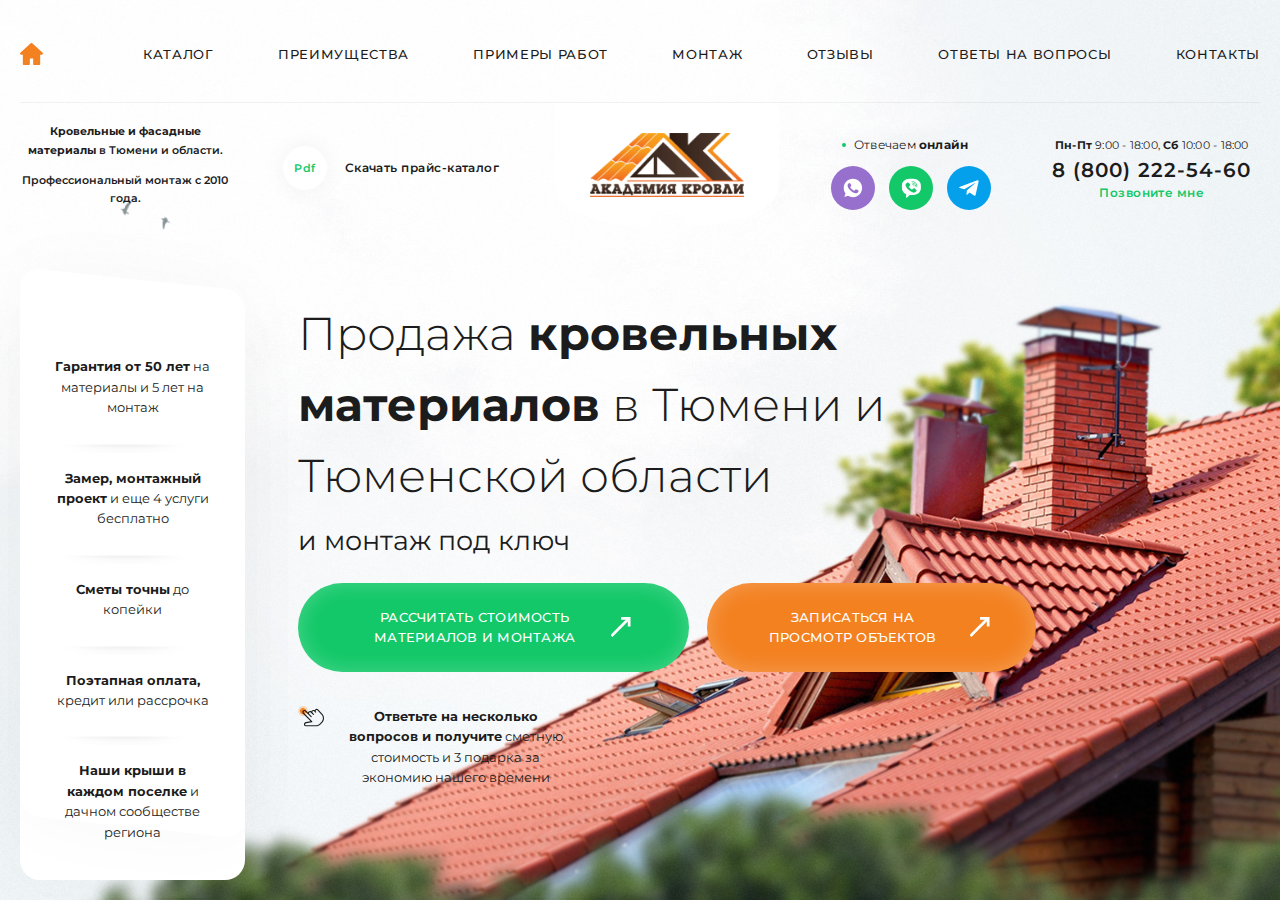
<file: index.html>
<!DOCTYPE html>
<html lang="ru">

<head>
  <title>Академия кровли</title>
  <meta charset="UTF-8">
  <meta name="format-detection" content="telephone=no">
  <link rel="stylesheet" href="css/style.min.css">
  <link rel="shortcut icon" href="favicon.ico">
  <meta name="viewport" content="width=device-width, initial-scale=1.0">
</head>

<body>
  <div class="wrapper">
    <header class="header">
      <div class="header__container">
        <div class="header__top top-header">
          <div data-da=".menu__list, 1100, 0" class="top-header__logo">
            <a href="#" class="logo">
              <svg width="23" height="22" viewBox="0 0 23 22" fill="none" xmlns="http://www.w3.org/2000/svg">
                <path
                  d="M22.6129 9.77275L12.2944 0.311896C11.8406 -0.103965 11.1578 -0.103965 10.7041 0.311896L0.385564 9.77275C0.0216964 10.1073 -0.0951005 10.618 0.0800948 11.0791C0.25529 11.5402 0.691032 11.8385 1.18068 11.8385H2.82931V21.3174C2.82931 21.6926 3.13029 22 3.50763 22H9.1633C9.53615 22 9.84162 21.6971 9.84162 21.3174V15.5632H13.1658V21.3174C13.1658 21.6926 13.4668 22 13.8442 22H19.4953C19.8682 22 20.1736 21.6971 20.1736 21.3174V11.8385H21.8223C22.3119 11.8385 22.7432 11.5402 22.9229 11.0791C23.0936 10.618 22.9768 10.1073 22.6129 9.77275Z"
                  fill="#F38120" />
              </svg>
            </a>
          </div>
          <nav data-da=".header__main, 1100, 4" class="top-header__menu menu">
            <button class="menu__icon icon-menu" type="button"><span></span></button>
            <div class="menu__body">
              <ul class="menu__list">
                <li class="menu__item"><a href="" class="menu__link">Каталог</a></li>
                <li class="menu__item"><a href="" class="menu__link">Преимущества</a></li>
                <li class="menu__item"><a href="" class="menu__link">Примеры работ</a></li>
                <li class="menu__item"><a href="" class="menu__link">Монтаж</a></li>
                <li class="menu__item"><a href="" class="menu__link">Отзывы</a></li>
                <li class="menu__item"><a href="" class="menu__link">Ответы на вопросы</a></li>
                <li class="menu__item"><a href="" class="menu__link">Контакты</a></li>
              </ul>
            </div>
          </nav>
        </div>
        <div class="header__main main-header">
          <div data-da=".menu__list, 1100, 8" class="main-header__info">
            <p><span class="bold">Кровельные и фасадные материалы</span> в Тюмени и области.</p>
            <p>Профессиональный монтаж с 2010 года.</p>
          </div>
          <div data-da=".menu__list, 950, 9" class="main-header__price save-price">
            <div class="save-price__icon">Pdf</div>
            <a href="#" class="save-price__text link-dot" download>Скачать прайс-каталог</a>
          </div>
          <div class="main-header__logo main-logo">
            <img src="img/main-logo.png" alt="main-logo">
          </div>
          <div data-da=".menu__list, 580, 10" class="main-header__social social-block">
            <div class="social-block__descr">Отвечаем <span class="bold">онлайн</span></div>
            <ul class="social-block__links social-links">
              <li class="social-link">
                <a class="viber" href="https://www.youtube.com/enterIT30" target="_blank">
                  <svg width="20" height="21" viewBox="0 0 20 21" fill="none" xmlns="http://www.w3.org/2000/svg">
                    <path
                      d="M9.9233 0.854492C4.59799 0.854492 0.27713 5.17535 0.27713 10.5007C0.27713 12.633 0.967345 14.5971 2.13454 16.1963L0.905618 19.8326L4.73827 18.6373C6.23654 19.5913 8.01539 20.1468 9.9233 20.1468C15.2486 20.1468 19.5695 15.826 19.5695 10.5007C19.5695 5.17535 15.2486 0.854492 9.9233 0.854492ZM14.3396 15.6745C12.5888 16.3759 10.5013 15.6969 8.2174 13.963C5.93352 12.229 4.42964 9.788 4.32863 7.97549C4.22763 6.16297 5.70345 5.2483 6.5059 5.25391C7.30834 5.25952 8.18935 7.82398 8.20057 8.21678C8.21179 8.6152 7.21856 9.32225 7.17928 9.65894C7.14 9.99563 8.53165 11.6566 9.12086 12.1056C9.70445 12.5489 10.9109 13.4018 11.5338 13.3232C12.1511 13.2391 12.5607 11.9989 12.9535 11.9204C13.3463 11.8418 15.4899 12.908 15.7031 13.183C15.9164 13.4635 15.8939 15.0572 14.3396 15.6745Z"
                      fill="white" />
                  </svg>
                </a>
              </li>
              <li class="social-link">
                <a class="whatsapp" href="https://github.com/enterIT30" target="_blank">
                  <svg width="21" height="21" viewBox="0 0 21 21" fill="none" xmlns="http://www.w3.org/2000/svg">
                    <path
                      d="M13.1356 0.864258H8.70558C4.41714 0.864258 0.958069 3.97734 0.958069 7.84139V10.8316C0.958069 13.5305 2.67749 15.9836 5.38811 17.1306V20.4712C5.38811 20.6396 5.56005 20.7944 5.7775 20.7944C5.86347 20.7944 5.96462 20.7625 6.03542 20.7033L9.23657 17.8042H13.1356C17.4291 17.8042 20.8882 14.6911 20.8882 10.827V7.83684C20.8882 3.97734 17.4291 0.864258 13.1356 0.864258ZM16.0485 13.9401L14.941 14.9369C13.7475 15.9791 10.6829 14.7821 7.97229 12.3017C5.26168 9.8212 4.05808 7.01305 5.20099 5.97081L6.3085 4.97407C6.75353 4.60542 7.45141 4.62362 7.89138 5.00593L9.49449 6.50786C9.90411 6.90837 9.90411 7.50459 9.45909 7.90511C9.33772 8.01434 9.20117 8.0735 9.04946 8.13722C8.48812 8.29197 8.19986 8.77895 8.33641 9.2887C8.60949 10.3947 10.157 11.7737 11.3353 12.0468C11.8814 12.1697 12.4428 11.892 12.6299 11.4187C12.817 10.9272 13.4289 10.6541 14.0105 10.8225C14.1824 10.868 14.319 10.9772 14.4555 11.0683L16.0586 12.5702C16.4581 12.9297 16.4581 13.5442 16.0485 13.9401ZM11.9118 5.60215C11.7904 5.60215 11.6893 5.60215 11.5881 5.63401C11.401 5.66587 11.1987 5.52478 11.1785 5.32908C11.1583 5.13337 11.2999 4.97863 11.5022 4.96042C11.6387 4.92856 11.7752 4.92856 11.9118 4.92856C13.9549 4.92856 15.5934 6.43049 15.6237 8.2419C15.6237 8.36479 15.6237 8.48767 15.5883 8.61056C15.5529 8.77895 15.4012 8.9337 15.1787 8.90184C14.9562 8.86998 14.8196 8.73344 14.855 8.53318C14.855 8.42395 14.8904 8.33293 14.8904 8.2419C14.8753 6.79914 13.5452 5.60215 11.9118 5.60215ZM14.1268 8.26921C14.0914 8.43761 13.9397 8.59235 13.7172 8.56049C13.5452 8.52863 13.3935 8.40575 13.3935 8.26921C13.3935 7.55011 12.731 6.94933 11.927 6.94933C11.7398 6.98119 11.5376 6.82645 11.5173 6.6444C11.4819 6.476 11.6539 6.29395 11.841 6.27574H11.8916C13.171 6.27574 14.1268 7.16325 14.1268 8.26921ZM16.9537 9.32511C16.9183 9.49351 16.7312 9.61639 16.5441 9.60274C16.357 9.58908 16.2205 9.40248 16.2356 9.23408C16.2356 9.20222 16.2356 9.20222 16.2356 9.18857C16.3216 8.89729 16.357 8.59235 16.357 8.26921C16.357 6.07549 14.3645 4.28228 11.927 4.28228C11.8056 4.28228 11.7044 4.28228 11.6033 4.28228C11.4162 4.31414 11.2139 4.15939 11.2139 3.97734C11.1785 3.80894 11.3504 3.62689 11.5376 3.62689C11.6741 3.62689 11.8106 3.59503 11.927 3.59503C14.7741 3.59503 17.1054 5.67952 17.1054 8.25556C17.0903 8.606 17.0397 8.98831 16.9537 9.32511Z"
                      fill="white" />
                  </svg>
                </a>
              </li>
              <li class="social-link">
                <a class="telegram" href="https://t.me/enterIT30" target="_blank">
                  <svg width="18" height="15" viewBox="0 0 18 15" fill="none" xmlns="http://www.w3.org/2000/svg">
                    <path
                      d="M7.03519 9.73091L6.74402 13.6472C7.1585 13.6472 7.34006 13.4762 7.55586 13.269L9.50154 11.4835L13.5333 14.318C14.2732 14.7125 14.7939 14.5054 14.9926 13.6636L17.6405 1.757C17.8769 0.711345 17.2466 0.300319 16.5272 0.560087L0.968648 6.27829C-0.0932528 6.67287 -0.0761254 7.24173 0.787097 7.49821L4.76409 8.68526L14.0026 3.13476C14.4377 2.85855 14.8316 3.0098 14.5062 3.2893L7.03519 9.73091Z"
                      fill="white" />
                  </svg>
                </a>
              </li>
            </ul>
          </div>
          <div class="main-header__contacts contacts">
            <div class="contacts__mode"><span class="bold">Пн-Пт</span> 9:00 - 18:00, <span class="bold">Сб</span> 10:00
              -
              18:00</div>
            <a href="tel:88002225460" class="contacts__phone">8 (800) 222-54-60</a>
            <a class="contacts__call link-dot">Позвоните мне</a>
          </div>
        </div>
      </div>
    </header>
    <main class="main">
      <section class="preview">
        <div class="preview__container">
          <aside data-da=".wrapper, 580, 2" class="preview__sidebar sidebar">
            <span class="sidebar__cross"></span>
            <span class="sidebar__pulse"></span>
            <div class="sidebar-item">
              <div class="sidebar-item__text"><span class="bold">Гарантия от 50 лет</span> на материалы и 5 лет на
                монтаж</div>
              <div class="sidebar-item__press">Нажмите на плюсик, чтобы увидеть все преимущества работы с нами</div>
            </div>
            <div class="sidebar-item">
              <div class="sidebar-item__text"><span class="bold">Замер, монтажный
                  проект</span> и еще 4 услуги бесплатно </div>
            </div>
            <div class="sidebar-item">
              <div class="sidebar-item__text"><span class="bold">Сметы точны</span> до копейки</div>
            </div>
            <div class="sidebar-item">
              <div class="sidebar-item__text"><span class="bold">Поэтапная оплата,</span> кредит или рассрочка</div>
            </div>
            <div class="sidebar-item">
              <div class="sidebar-item__text"><span class="bold">Наши крыши в
                  каждом поселке</span> и дачном сообществе
                региона </div>
            </div>

          </aside>
          <div class="preview__main main-block">
            <div class="preview__greeting">
              <h1 class="preview__title main-block__title">Продажа <span class="bold">кровельных материалов</span> в
                Тюмени и Тюменской области</h1>
              <span class="preview__addition">и монтаж под ключ</span>
            </div>
            <div class="preview__buttons button-group">
              <button class="button button--green">Рассчитать стоимость материалов и монтажа</button>
              <button class="button button--orange">Записаться на просмотр объектов</button>
            </div>
            <div class="preview__quiz quiz">
              <div class="quiz__icon">
                <svg width="26" height="21" viewBox="0 0 26 21" fill="none" xmlns="http://www.w3.org/2000/svg">
                  <path
                    d="M5.07217 8.24255C6.82297 8.24255 8.24227 6.82325 8.24227 5.07245C8.24227 3.32165 6.82297 1.90234 5.07217 1.90234C3.32137 1.90234 1.90207 3.32165 1.90207 5.07245C1.90207 6.82325 3.32137 8.24255 5.07217 8.24255Z"
                    fill="#F38120" />
                  <path opacity="0.25"
                    d="M5.07216 10.1443C7.87344 10.1443 10.1443 7.87344 10.1443 5.07216C10.1443 2.27089 7.87344 0 5.07216 0C2.27089 0 0 2.27089 0 5.07216C0 7.87344 2.27089 10.1443 5.07216 10.1443Z"
                    fill="#F38120" />
                  <path
                    d="M24.4028 8.08419L20.2166 3.40342C19.3866 2.55865 18.0399 2.55865 17.2048 3.40874C16.9386 3.6797 16.7611 4.00379 16.6672 4.34383C15.832 3.69564 14.6315 3.75939 13.8642 4.54041C13.598 4.81137 13.4205 5.13547 13.3265 5.4755C12.4914 4.82731 11.2909 4.89107 10.5236 5.67208C10.2626 5.93773 10.0851 6.2512 9.99116 6.58592L8.00767 4.58291C7.17773 3.73814 5.83105 3.73814 4.99589 4.58823C4.16596 5.433 4.16596 6.80376 4.99589 7.64853L12.5749 15.3683L8.08074 16.0856C6.86455 16.2609 5.9511 17.3395 5.9511 18.588C5.9511 19.5231 6.70274 20.2882 7.62141 20.2882H18.1235C19.7572 20.2882 21.297 19.64 22.4558 18.4605L24.2096 16.6753C25.3632 15.5012 26 13.9338 26 12.2709C25.9948 10.7248 25.4258 9.23712 24.4028 8.08419ZM23.411 15.8784L21.6572 17.6636C20.7124 18.6252 19.4545 19.1565 18.113 19.1565H7.62141C7.31344 19.1565 7.0629 18.9015 7.0629 18.588C7.0629 17.8973 7.56921 17.3076 8.24777 17.2066L13.8329 16.3141C14.0416 16.2822 14.2087 16.1334 14.2765 15.9315C14.3392 15.7296 14.287 15.5065 14.1408 15.3577L5.78407 6.85157C5.38737 6.44778 5.38737 5.79428 5.78929 5.38518C5.98764 5.18328 6.24862 5.08234 6.50439 5.08234C6.76537 5.08234 7.02114 5.18328 7.21949 5.38518L12.7889 11.0542C13.0081 11.2773 13.3579 11.2773 13.5771 11.0542C13.6867 10.9426 13.7389 10.7991 13.7389 10.6504C13.7389 10.5016 13.6867 10.3582 13.5771 10.2466L11.3013 7.93012C10.9046 7.52633 10.9046 6.87282 11.3065 6.46372C11.7032 6.05993 12.3452 6.05993 12.7419 6.46372L15.0177 8.7802C15.237 9.00335 15.5867 9.00335 15.8059 8.7802C15.9155 8.66863 15.9677 8.52517 15.9677 8.37641C15.9677 8.22764 15.9155 8.08419 15.8059 7.97262L14.6419 6.78782C14.2452 6.38403 14.2452 5.73053 14.6471 5.32142C15.0438 4.91763 15.6859 4.91763 16.0826 5.32142L17.2518 6.51154C17.471 6.72406 17.8155 6.71875 18.0295 6.50091C18.2487 6.27777 18.2487 5.92179 18.0295 5.69865L17.9825 5.65083C17.7894 5.45425 17.685 5.19391 17.685 4.92295C17.685 4.65198 17.7894 4.39164 17.9878 4.18975C18.3844 3.78596 19.0265 3.79127 19.4023 4.1685L23.5728 8.83333C24.4132 9.77373 24.8725 10.9904 24.8725 12.2602C24.8778 13.6363 24.361 14.9167 23.411 15.8784Z"
                    fill="#1C1C1C" />
                </svg>
              </div>
              <div class="quiz__text"><span class="bold">Ответьте на несколько
                  вопросов и получите</span> сметную стоимость и 3 подарка за экономию нашего времени</div>
            </div>
          </div>
        </div>
      </section>
    </main>
  </div>
  <div class="popup popup-order">
    <div class="popup__content">
      <div class="popup__body">
        <span class="popup__close"></span>
        <div class="popup-order__title">Быстро оставить заявку</div>
        <div class="popup-order__descr">Введите номер, мы позвоним вам в течение 10 минут в рабочее время</div>
        <div class="popup-order__mode">Пн–Пт 9:00 - 18:00, Сб 10:00 - 18:00</div>
        <form action="#" class="popup-order__form form">
          <label class="label-input" for="phone">Введите номер телефона</label>
          <input id="phone" class="form__input input-name" name="name" type="text" autocorrect="off" autocomplete="name"
            placeholder="+7 ( _ _ _) _ _ - _ _ - _ _">
          <button class="button button--orange button--send popup-order__button" type="submit">Позвоните мне</button>
          <div class="checkbox">
            <input id="c_1" class="label-check" data-error="Ошибка" class="checkbox__input" type="checkbox" value="1"
              name="form[]">
            <label for="c_1" class="checkbox__label"><span class="checkbox__text">Нажимая кнопку вы соглашаетесь с
                условиями <a href="#">Политики конфиденциальности</a></span></label>
          </div>
        </form>
      </div>
    </div>
  </div>
  <script src="js/app.min.js"></script>
</body>

</html>
</file>
<file: css/style.min.css>
@charset "UTF-8";
@import url(https://fonts.googleapis.com/css?family=Montserrat:300,regular,500,600,700&display=swap);
* {
  padding: 0px;
  margin: 0px;
  border: 0px;
}

*,
*:before,
*:after {
  box-sizing: border-box;
}

html {
  scroll-behavior: smooth;
}

html,
body {
  height: 100%;
  min-width: 320px;
}

body {
  color: #1C1C1C;
  line-height: 1;
  font-family: "Montserrat";
  font-size: 14px;
  -ms-text-size-adjust: 100%;
  -moz-text-size-adjust: 100%;
  -webkit-text-size-adjust: 100%;
  -webkit-font-smoothing: antialiased;
  -moz-osx-font-smoothing: grayscale;
}

input,
button,
textarea {
  font-family: "Montserrat";
  font-size: inherit;
}

button {
  cursor: pointer;
  color: inherit;
  background-color: inherit;
}

a {
  color: inherit;
}

a:link,
a:visited {
  text-decoration: none;
}

a:hover {
  text-decoration: none;
}

ul li {
  list-style: none;
}

img {
  vertical-align: top;
}

h1,
h2,
h3,
h4,
h5,
h6 {
  font-weight: inherit;
  font-size: inherit;
}

body {
  background-color: grey;
  /* 	.loaded & {
  	} */
}
.lock body {
  overflow: hidden;
  touch-action: none;
}

.wrapper {
  position: relative;
  min-height: 100%;
  display: flex;
  flex-direction: column;
  overflow: auto;
}
@media (max-width: 580px) {
  .wrapper {
    overflow: hidden;
  }
}
.wrapper > main {
  flex: 1 1 auto;
}
.wrapper > * {
  min-width: 0;
}

/*
(i) Стили будут применяться ко
всем классам содержащим *__container
Например header__container, main__container и т.д.
Снипет (HTML): cnt
*/
[class*=__container] {
  max-width: 1560px;
  box-sizing: content-box;
  margin: 0 auto;
  padding: 0 20px;
}

.header {
  z-index: 1;
}
.header__container {
  position: relative;
}
.header__top {
  display: flex;
  align-items: center;
  padding: 43px 0 37px;
  gap: 100px;
  border-bottom: 1px solid rgba(28, 28, 28, 0.06);
}
@media (max-width: 1100px) {
  .header__top {
    display: none;
  }
}
.header__main {
  /*     @media (max-width: 1100px){
        position: absolute;
        width: 100%;
      } */
}

.main-header {
  display: flex;
  align-items: center;
  justify-content: space-between;
  gap: 15px;
}
.main-header__info {
  flex: 0 0 210px;
  font-weight: 600;
  font-size: 12px;
  line-height: 1.6666666667;
  text-align: center;
}
@media (min-width: 1600px) {
  .main-header__info {
    font-size: 12px;
  }
}
@media (min-width: 320px) and (max-width: 1600px) {
  @supports (font-size: clamp( 8px , 7px  +  0.3125vw , 12px )) {
    .main-header__info {
      font-size: clamp( 8px , 7px  +  0.3125vw , 12px );
    }
  }
  @supports not (font-size: clamp( 8px , 7px  +  0.3125vw , 12px )) {
    .main-header__info {
      font-size: calc(8px + 0.25 * (100vw - 320px) / 80);
    }
  }
}
@media (max-width: 320px) {
  .main-header__info {
    font-size: 8px;
  }
}
.main-header__info p:not(:last-child) {
  margin-bottom: 12px;
}
@media (max-width: 1100px) {
  .main-header__info {
    flex: 0 0 auto;
    padding-top: 12px;
    max-width: 225px;
  }
  .main-header__info p {
    display: inline;
  }
}
.main-header__price {
  flex: 0 0 220px;
  padding-top: 6px;
}
@media (max-width: 950px) {
  .main-header__price {
    flex: 0 0 auto;
    padding-top: 32px;
  }
}
@media (max-width: 1100px) {
  .main-header__logo {
    order: 0;
    z-index: 100;
  }
}
.main-header__social {
  flex: 0 0 160px;
  padding-top: 18px;
}
@media (max-width: 1100px) {
  .main-header__social {
    order: 2;
    align-self: flex-start;
    z-index: 100;
  }
}
@media (max-width: 1100px) and (min-width: 1600px) {
  .main-header__social {
    padding-top: 25px;
  }
}
@media (max-width: 1100px) and (min-width: 320px) and (max-width: 1600px) {
  @supports (padding-top: clamp( 10px , 6.25px  +  1.171875vw , 25px )) {
    .main-header__social {
      padding-top: clamp( 10px , 6.25px  +  1.171875vw , 25px );
    }
  }
  @supports not (padding-top: clamp( 10px , 6.25px  +  1.171875vw , 25px )) {
    .main-header__social {
      padding-top: calc(10px + 0.9375 * (100vw - 320px) / 80);
    }
  }
}
@media (max-width: 1100px) and (max-width: 320px) {
  .main-header__social {
    padding-top: 10px;
  }
}
@media (max-width: 580px) {
  .main-header__social {
    flex: 0 0 auto;
    align-self: center;
    padding-top: 16px;
  }
}
.main-header__contacts {
  flex-grow: 0;
  flex-shrink: 1;
  padding-top: 10px;
}
@media (min-width: 1600px) {
  .main-header__contacts {
    flex-basis: 243px;
  }
}
@media (min-width: 320px) and (max-width: 1600px) {
  @supports (flex-basis: clamp( 137px , 110.5px  +  8.28125vw , 243px )) {
    .main-header__contacts {
      flex-basis: clamp( 137px , 110.5px  +  8.28125vw , 243px );
    }
  }
  @supports not (flex-basis: clamp( 137px , 110.5px  +  8.28125vw , 243px )) {
    .main-header__contacts {
      flex-basis: calc(137px + 6.625 * (100vw - 320px) / 80);
    }
  }
}
@media (max-width: 320px) {
  .main-header__contacts {
    flex-basis: 137px;
  }
}
@media (max-width: 1100px) {
  .main-header__contacts {
    order: 3;
    align-self: flex-start;
    z-index: 100;
  }
}
@media (max-width: 1100px) and (min-width: 1600px) {
  .main-header__contacts {
    padding-top: 25px;
  }
}
@media (max-width: 1100px) and (min-width: 320px) and (max-width: 1600px) {
  @supports (padding-top: clamp( 10px , 6.25px  +  1.171875vw , 25px )) {
    .main-header__contacts {
      padding-top: clamp( 10px , 6.25px  +  1.171875vw , 25px );
    }
  }
  @supports not (padding-top: clamp( 10px , 6.25px  +  1.171875vw , 25px )) {
    .main-header__contacts {
      padding-top: calc(10px + 0.9375 * (100vw - 320px) / 80);
    }
  }
}
@media (max-width: 1100px) and (max-width: 320px) {
  .main-header__contacts {
    padding-top: 10px;
  }
}

.bold {
  font-weight: 700;
}

.save-price {
  display: flex;
  align-items: center;
  column-gap: 29px;
  padding-left: 12px;
}
@media (max-width: 1100px) {
  .save-price {
    order: 1;
    z-index: 100;
  }
}
.save-price__icon {
  position: relative;
  z-index: 10;
  color: #12C868;
  font-weight: 600;
  font-size: 11px;
  line-height: 1.1818181818;
  text-align: center;
  letter-spacing: 0.04em;
}
.save-price__icon::after {
  content: "";
  position: absolute;
  top: 50%;
  left: 50%;
  transform: translate(-50%, -50%);
  z-index: -4;
  width: 44px;
  height: 44px;
  background-color: #fff;
  box-shadow: 0px 0px 25px rgba(0, 0, 0, 0.05);
  border-radius: 50%;
}
.save-price__text {
  font-weight: 600;
  line-height: 1.25;
  text-align: center;
  letter-spacing: 0.04em;
}
@media (min-width: 1600px) {
  .save-price__text {
    font-size: 12px;
  }
}
@media (min-width: 320px) and (max-width: 1600px) {
  @supports (font-size: clamp( 10px , 9.5px  +  0.15625vw , 12px )) {
    .save-price__text {
      font-size: clamp( 10px , 9.5px  +  0.15625vw , 12px );
    }
  }
  @supports not (font-size: clamp( 10px , 9.5px  +  0.15625vw , 12px )) {
    .save-price__text {
      font-size: calc(10px + 0.125 * (100vw - 320px) / 80);
    }
  }
}
@media (max-width: 320px) {
  .save-price__text {
    font-size: 10px;
  }
}

.main-logo {
  position: relative;
  flex-grow: 0;
  flex-shrink: 1;
  align-self: flex-start;
  display: flex;
  align-items: center;
  justify-content: center;
}
@media (min-width: 1600px) {
  .main-logo {
    width: 274px;
  }
}
@media (min-width: 320px) and (max-width: 1600px) {
  @supports (width: clamp( 75px , 25.25px  +  15.546875vw , 274px )) {
    .main-logo {
      width: clamp( 75px , 25.25px  +  15.546875vw , 274px );
    }
  }
  @supports not (width: clamp( 75px , 25.25px  +  15.546875vw , 274px )) {
    .main-logo {
      width: calc(75px + 12.4375 * (100vw - 320px) / 80);
    }
  }
}
@media (max-width: 320px) {
  .main-logo {
    width: 75px;
  }
}
@media (min-width: 1600px) {
  .main-logo {
    height: 148px;
  }
}
@media (min-width: 320px) and (max-width: 1600px) {
  @supports (height: clamp( 52px , 28px  +  7.5vw , 148px )) {
    .main-logo {
      height: clamp( 52px , 28px  +  7.5vw , 148px );
    }
  }
  @supports not (height: clamp( 52px , 28px  +  7.5vw , 148px )) {
    .main-logo {
      height: calc(52px + 6 * (100vw - 320px) / 80);
    }
  }
}
@media (max-width: 320px) {
  .main-logo {
    height: 52px;
  }
}
.main-logo::before {
  content: "";
  position: absolute;
  top: 0;
  left: 0;
  width: 100%;
  height: 100%;
  background: url(../img/main-logo_bgi-big2.png) no-repeat;
  background-position: bottom left;
  background-size: 100% auto;
}
.main-logo img {
  position: relative;
  flex-grow: 0;
  flex-shrink: 1;
}
@media (min-width: 1600px) {
  .main-logo img {
    width: 188px;
  }
}
@media (min-width: 320px) and (max-width: 1600px) {
  @supports (width: clamp( 51px , 16.75px  +  10.703125vw , 188px )) {
    .main-logo img {
      width: clamp( 51px , 16.75px  +  10.703125vw , 188px );
    }
  }
  @supports not (width: clamp( 51px , 16.75px  +  10.703125vw , 188px )) {
    .main-logo img {
      width: calc(51px + 8.5625 * (100vw - 320px) / 80);
    }
  }
}
@media (max-width: 320px) {
  .main-logo img {
    width: 51px;
  }
}

.social-block__descr {
  position: relative;
  font-weight: 400;
  line-height: 1.25;
  text-align: center;
  letter-spacing: 0.02em;
}
@media (min-width: 1600px) {
  .social-block__descr {
    font-size: 12px;
  }
}
@media (min-width: 320px) and (max-width: 1600px) {
  @supports (font-size: clamp( 10px , 9.5px  +  0.15625vw , 12px )) {
    .social-block__descr {
      font-size: clamp( 10px , 9.5px  +  0.15625vw , 12px );
    }
  }
  @supports not (font-size: clamp( 10px , 9.5px  +  0.15625vw , 12px )) {
    .social-block__descr {
      font-size: calc(10px + 0.125 * (100vw - 320px) / 80);
    }
  }
}
@media (max-width: 320px) {
  .social-block__descr {
    font-size: 10px;
  }
}
@media (min-width: 1600px) {
  .social-block__descr {
    margin-bottom: 16px;
  }
}
@media (min-width: 320px) and (max-width: 1600px) {
  @supports (margin-bottom: clamp( 10px , 8.5px  +  0.46875vw , 16px )) {
    .social-block__descr {
      margin-bottom: clamp( 10px , 8.5px  +  0.46875vw , 16px );
    }
  }
  @supports not (margin-bottom: clamp( 10px , 8.5px  +  0.46875vw , 16px )) {
    .social-block__descr {
      margin-bottom: calc(10px + 0.375 * (100vw - 320px) / 80);
    }
  }
}
@media (max-width: 320px) {
  .social-block__descr {
    margin-bottom: 10px;
  }
}
.social-block__descr::before {
  content: "";
  position: absolute;
  left: 11px;
  top: 50%;
  transform: translateY(-50%);
  width: 4px;
  height: 4px;
  background-color: #12C868;
  border-radius: 50%;
}
.social-links {
  display: flex;
  gap: 14px;
}

.social-link {
  width: 44px;
  height: 44px;
}
.social-link a {
  position: relative;
  display: block;
  width: 100%;
  height: 100%;
  background-color: transparent;
  border-radius: 50%;
  transition: background-color 0.3s ease 0s;
}
.social-link a.viber {
  background: #976fcc;
}
.social-link a.viber:hover {
  background-color: #8b55d6;
}
.social-link a.whatsapp {
  background: #12c868;
}
.social-link a.whatsapp:hover {
  background-color: #0baa56;
}
.social-link a.telegram {
  background: #05a0eb;
}
.social-link a.telegram:hover {
  background-color: #158bc1;
}
.social-link a svg {
  position: absolute;
  top: 50%;
  left: 50%;
  transform: translate(-50%, -50%);
  width: 20px;
  height: 20px;
}

.contacts__mode {
  font-weight: 400;
  line-height: 1.25;
  text-align: center;
  letter-spacing: 0.02em;
}
@media (min-width: 1600px) {
  .contacts__mode {
    font-size: 12px;
  }
}
@media (min-width: 320px) and (max-width: 1600px) {
  @supports (font-size: clamp( 7px , 5.75px  +  0.390625vw , 12px )) {
    .contacts__mode {
      font-size: clamp( 7px , 5.75px  +  0.390625vw , 12px );
    }
  }
  @supports not (font-size: clamp( 7px , 5.75px  +  0.390625vw , 12px )) {
    .contacts__mode {
      font-size: calc(7px + 0.3125 * (100vw - 320px) / 80);
    }
  }
}
@media (max-width: 320px) {
  .contacts__mode {
    font-size: 7px;
  }
}
@media (min-width: 1600px) {
  .contacts__mode {
    margin-bottom: 6px;
  }
}
@media (min-width: 320px) and (max-width: 1600px) {
  @supports (margin-bottom: clamp( 4px , 3.5px  +  0.15625vw , 6px )) {
    .contacts__mode {
      margin-bottom: clamp( 4px , 3.5px  +  0.15625vw , 6px );
    }
  }
  @supports not (margin-bottom: clamp( 4px , 3.5px  +  0.15625vw , 6px )) {
    .contacts__mode {
      margin-bottom: calc(4px + 0.125 * (100vw - 320px) / 80);
    }
  }
}
@media (max-width: 320px) {
  .contacts__mode {
    margin-bottom: 4px;
  }
}
.contacts__phone {
  position: relative;
  display: block;
  font-weight: 600;
  line-height: 1.2272727273;
  text-align: center;
  letter-spacing: 0.05em;
}
@media (min-width: 1600px) {
  .contacts__phone {
    font-size: 22px;
  }
}
@media (min-width: 320px) and (max-width: 1600px) {
  @supports (font-size: clamp( 13px , 10.75px  +  0.703125vw , 22px )) {
    .contacts__phone {
      font-size: clamp( 13px , 10.75px  +  0.703125vw , 22px );
    }
  }
  @supports not (font-size: clamp( 13px , 10.75px  +  0.703125vw , 22px )) {
    .contacts__phone {
      font-size: calc(13px + 0.5625 * (100vw - 320px) / 80);
    }
  }
}
@media (max-width: 320px) {
  .contacts__phone {
    font-size: 13px;
  }
}
@media (min-width: 1600px) {
  .contacts__phone {
    margin-bottom: 6px;
  }
}
@media (min-width: 320px) and (max-width: 1600px) {
  @supports (margin-bottom: clamp( 4px , 3.5px  +  0.15625vw , 6px )) {
    .contacts__phone {
      margin-bottom: clamp( 4px , 3.5px  +  0.15625vw , 6px );
    }
  }
  @supports not (margin-bottom: clamp( 4px , 3.5px  +  0.15625vw , 6px )) {
    .contacts__phone {
      margin-bottom: calc(4px + 0.125 * (100vw - 320px) / 80);
    }
  }
}
@media (max-width: 320px) {
  .contacts__phone {
    margin-bottom: 4px;
  }
}
.contacts__call {
  position: relative;
  display: block;
  font-weight: 600;
  cursor: pointer;
  line-height: 1.2;
  text-align: center;
  letter-spacing: 0.04em;
  color: #12C868;
}
@media (min-width: 1600px) {
  .contacts__call {
    font-size: 12px;
  }
}
@media (min-width: 320px) and (max-width: 1600px) {
  @supports (font-size: clamp( 10px , 9.5px  +  0.15625vw , 12px )) {
    .contacts__call {
      font-size: clamp( 10px , 9.5px  +  0.15625vw , 12px );
    }
  }
  @supports not (font-size: clamp( 10px , 9.5px  +  0.15625vw , 12px )) {
    .contacts__call {
      font-size: calc(10px + 0.125 * (100vw - 320px) / 80);
    }
  }
}
@media (max-width: 320px) {
  .contacts__call {
    font-size: 10px;
  }
}

.top-header__logo {
  flex: 0 0 23px;
  height: 22px;
}
.top-header__menu {
  flex: 1 1 auto;
  display: flex;
  align-items: center;
}
@media (max-width: 1100px) {
  .top-header__menu {
    order: 4;
    flex: 0 0 30px;
  }
}

.menu__body {
  width: 100%;
}
@media (max-width: 1100px) {
  .menu__body {
    position: fixed;
    width: 100%;
    height: 100%;
    top: 0;
    right: -100%;
    overflow: auto;
    flex-direction: column;
    background-color: #edf2f5;
    padding-bottom: 40px;
    padding-left: 20px;
    padding-right: 20px;
    transition: right 0.3s ease 0s;
  }
}
@media (max-width: 1100px) and (min-width: 1600px) {
  .menu__body {
    padding-top: 140px;
  }
}
@media (max-width: 1100px) and (min-width: 320px) and (max-width: 1600px) {
  @supports (padding-top: clamp( 65px , 46.25px  +  5.859375vw , 140px )) {
    .menu__body {
      padding-top: clamp( 65px , 46.25px  +  5.859375vw , 140px );
    }
  }
  @supports not (padding-top: clamp( 65px , 46.25px  +  5.859375vw , 140px )) {
    .menu__body {
      padding-top: calc(65px + 4.6875 * (100vw - 320px) / 80);
    }
  }
}
@media (max-width: 1100px) and (max-width: 320px) {
  .menu__body {
    padding-top: 65px;
  }
}
@media (max-width: 1100px) {
  .menu__body.open-menu {
    right: 0;
    z-index: 98;
  }
  .menu__body.open-menu::before {
    right: 0;
    transition: right 0.3s ease 0s;
  }
}
@media (max-width: 1100px) {
  .menu__body::before {
    content: "";
    position: fixed;
    z-index: 99;
    width: 100%;
    top: 0;
    right: -100%;
    overflow: auto;
    flex-direction: column;
    background-color: #edf2f5;
  }
}
@media (max-width: 1100px) and (min-width: 1600px) {
  .menu__body::before {
    height: 140px;
  }
}
@media (max-width: 1100px) and (min-width: 320px) and (max-width: 1600px) {
  @supports (height: clamp( 65px , 46.25px  +  5.859375vw , 140px )) {
    .menu__body::before {
      height: clamp( 65px , 46.25px  +  5.859375vw , 140px );
    }
  }
  @supports not (height: clamp( 65px , 46.25px  +  5.859375vw , 140px )) {
    .menu__body::before {
      height: calc(65px + 4.6875 * (100vw - 320px) / 80);
    }
  }
}
@media (max-width: 1100px) and (max-width: 320px) {
  .menu__body::before {
    height: 65px;
  }
}
.menu__list {
  display: flex;
  align-items: center;
  justify-content: space-between;
  flex-wrap: wrap;
  gap: 20px;
  width: 100%;
}
@media (max-width: 1100px) {
  .menu__list {
    flex-direction: column;
    padding-top: 24px;
    align-items: center;
  }
}
.menu__item {
  font-weight: 500;
  line-height: 1.4285714286;
  letter-spacing: 0.05em;
  text-transform: uppercase;
}
@media (min-width: 1600px) {
  .menu__item {
    font-size: 14px;
  }
}
@media (min-width: 320px) and (max-width: 1600px) {
  @supports (font-size: clamp( 10px , 9px  +  0.3125vw , 14px )) {
    .menu__item {
      font-size: clamp( 10px , 9px  +  0.3125vw , 14px );
    }
  }
  @supports not (font-size: clamp( 10px , 9px  +  0.3125vw , 14px )) {
    .menu__item {
      font-size: calc(10px + 0.25 * (100vw - 320px) / 80);
    }
  }
}
@media (max-width: 320px) {
  .menu__item {
    font-size: 10px;
  }
}
.menu__link {
  position: relative;
  display: block;
}
.menu__link::after {
  content: "";
  position: absolute;
  bottom: -2px;
  left: 0;
  width: 0;
  height: 2px;
  background-color: #F38120;
  transition: width 0.3s ease 0s;
}
.menu__link:hover::after {
  width: 100%;
}

.icon-menu {
  display: none;
  position: relative;
  flex: 0 0 30px;
  height: 18px;
  cursor: pointer;
  z-index: 100;
  transition: all 0.3s ease 0s;
}
@media (max-width: 1100px) {
  .icon-menu {
    display: block;
  }
}
.icon-menu:hover span, .icon-menu:hover::before, .icon-menu:hover::after {
  background-color: #F38120;
}
.icon-menu span, .icon-menu::before, .icon-menu::after {
  content: "";
  transition: all 0.3s ease 0s;
  right: 0;
  position: absolute;
  width: 100%;
  height: 2px;
  background-color: #1C1C1C;
}
.icon-menu::before {
  top: 0;
}
.icon-menu::after {
  bottom: 0;
}
.icon-menu span {
  top: calc(50% - 1px);
}
.icon-menu.open-menu::before, .icon-menu.open-menu::after {
  background-color: #000;
}
.icon-menu.open-menu span {
  width: 0;
}
.icon-menu.open-menu::before {
  top: calc(50% - 1px);
  transform: rotate(-45deg);
}
.icon-menu.open-menu::after {
  bottom: calc(50% - 1px);
  transform: rotate(45deg);
}

.button {
  position: relative;
  font-weight: 500;
  line-height: 1.5714285714;
  letter-spacing: 0.02em;
  color: #fff;
  text-transform: uppercase;
  box-shadow: inset 0px 0px 22px rgba(255, 255, 255, 0.25);
  border-radius: 500px;
  text-align: center;
}
@media (min-width: 1600px) {
  .button {
    font-size: 14px;
  }
}
@media (min-width: 320px) and (max-width: 1600px) {
  @supports (font-size: clamp( 10px , 9px  +  0.3125vw , 14px )) {
    .button {
      font-size: clamp( 10px , 9px  +  0.3125vw , 14px );
    }
  }
  @supports not (font-size: clamp( 10px , 9px  +  0.3125vw , 14px )) {
    .button {
      font-size: calc(10px + 0.25 * (100vw - 320px) / 80);
    }
  }
}
@media (max-width: 320px) {
  .button {
    font-size: 10px;
  }
}
@media (min-width: 1600px) {
  .button {
    padding-top: 28px;
  }
}
@media (min-width: 320px) and (max-width: 1600px) {
  @supports (padding-top: clamp( 14px , 10.5px  +  1.09375vw , 28px )) {
    .button {
      padding-top: clamp( 14px , 10.5px  +  1.09375vw , 28px );
    }
  }
  @supports not (padding-top: clamp( 14px , 10.5px  +  1.09375vw , 28px )) {
    .button {
      padding-top: calc(14px + 0.875 * (100vw - 320px) / 80);
    }
  }
}
@media (max-width: 320px) {
  .button {
    padding-top: 14px;
  }
}
@media (min-width: 1600px) {
  .button {
    padding-bottom: 28px;
  }
}
@media (min-width: 320px) and (max-width: 1600px) {
  @supports (padding-bottom: clamp( 14px , 10.5px  +  1.09375vw , 28px )) {
    .button {
      padding-bottom: clamp( 14px , 10.5px  +  1.09375vw , 28px );
    }
  }
  @supports not (padding-bottom: clamp( 14px , 10.5px  +  1.09375vw , 28px )) {
    .button {
      padding-bottom: calc(14px + 0.875 * (100vw - 320px) / 80);
    }
  }
}
@media (max-width: 320px) {
  .button {
    padding-bottom: 14px;
  }
}
@media (min-width: 1600px) {
  .button {
    padding-left: 53px;
  }
}
@media (min-width: 320px) and (max-width: 1600px) {
  @supports (padding-left: clamp( 45px , 43px  +  0.625vw , 53px )) {
    .button {
      padding-left: clamp( 45px , 43px  +  0.625vw , 53px );
    }
  }
  @supports not (padding-left: clamp( 45px , 43px  +  0.625vw , 53px )) {
    .button {
      padding-left: calc(45px + 0.5 * (100vw - 320px) / 80);
    }
  }
}
@media (max-width: 320px) {
  .button {
    padding-left: 45px;
  }
}
@media (min-width: 1600px) {
  .button {
    padding-right: 93px;
  }
}
@media (min-width: 320px) and (max-width: 1600px) {
  @supports (padding-right: clamp( 75px , 70.5px  +  1.40625vw , 93px )) {
    .button {
      padding-right: clamp( 75px , 70.5px  +  1.40625vw , 93px );
    }
  }
  @supports not (padding-right: clamp( 75px , 70.5px  +  1.40625vw , 93px )) {
    .button {
      padding-right: calc(75px + 1.125 * (100vw - 320px) / 80);
    }
  }
}
@media (max-width: 320px) {
  .button {
    padding-right: 75px;
  }
}
.button::after {
  content: "";
  position: absolute;
  background: url(../img/arrow.svg) no-repeat center/cover;
  top: 50%;
  left: 80%;
  transform: translateY(-50%);
  width: 20px;
  height: 20px;
  transition: all 0.3s ease 0s;
}
.button:hover::after {
  left: 79%;
}

.button--green {
  background-color: #12C868;
}
.button--green:hover {
  background-color: #21E27C;
}

.button--orange {
  background-color: #F38120;
}
.button--orange:hover {
  background-color: #fd9c49;
}

.button--send::after {
  content: "";
  position: absolute;
  background: url(../img/arrow.svg) no-repeat center/cover;
  top: 38%;
  left: 80%;
  transform: rotate(45deg);
  width: 20px;
  height: 20px;
}

/* POPUP */
.popup {
  color: #000;
  -webkit-overflow-scrolling: touch;
  z-index: 100;
  padding: 30px 10px;
  position: fixed;
  top: 0px;
  left: 0;
  width: 100%;
  height: 100%;
  transition: visibility 0.8s ease 0s;
  visibility: hidden;
}
.popup__content {
  display: flex;
  flex-direction: column;
  align-items: center;
  min-height: 100%;
  flex: 1 1 auto;
  width: 100%;
  justify-content: center;
}
.popup__body {
  transform: scale(0);
  transition: all 0.3s ease 0s;
  width: 100%;
  max-width: 550px;
  background-color: #f7f9fa;
  box-shadow: 0px 4px 4px rgba(0, 0, 0, 0.25);
  border-radius: 16px;
}
@media (min-width: 1600px) {
  .popup__body {
    padding-top: 82px;
  }
}
@media (min-width: 320px) and (max-width: 1600px) {
  @supports (padding-top: clamp( 30px , 17px  +  4.0625vw , 82px )) {
    .popup__body {
      padding-top: clamp( 30px , 17px  +  4.0625vw , 82px );
    }
  }
  @supports not (padding-top: clamp( 30px , 17px  +  4.0625vw , 82px )) {
    .popup__body {
      padding-top: calc(30px + 3.25 * (100vw - 320px) / 80);
    }
  }
}
@media (max-width: 320px) {
  .popup__body {
    padding-top: 30px;
  }
}
@media (min-width: 1600px) {
  .popup__body {
    padding-bottom: 82px;
  }
}
@media (min-width: 320px) and (max-width: 1600px) {
  @supports (padding-bottom: clamp( 30px , 17px  +  4.0625vw , 82px )) {
    .popup__body {
      padding-bottom: clamp( 30px , 17px  +  4.0625vw , 82px );
    }
  }
  @supports not (padding-bottom: clamp( 30px , 17px  +  4.0625vw , 82px )) {
    .popup__body {
      padding-bottom: calc(30px + 3.25 * (100vw - 320px) / 80);
    }
  }
}
@media (max-width: 320px) {
  .popup__body {
    padding-bottom: 30px;
  }
}
@media (min-width: 1600px) {
  .popup__body {
    padding-left: 85px;
  }
}
@media (min-width: 320px) and (max-width: 1600px) {
  @supports (padding-left: clamp( 30px , 16.25px  +  4.296875vw , 85px )) {
    .popup__body {
      padding-left: clamp( 30px , 16.25px  +  4.296875vw , 85px );
    }
  }
  @supports not (padding-left: clamp( 30px , 16.25px  +  4.296875vw , 85px )) {
    .popup__body {
      padding-left: calc(30px + 3.4375 * (100vw - 320px) / 80);
    }
  }
}
@media (max-width: 320px) {
  .popup__body {
    padding-left: 30px;
  }
}
@media (min-width: 1600px) {
  .popup__body {
    padding-right: 85px;
  }
}
@media (min-width: 320px) and (max-width: 1600px) {
  @supports (padding-right: clamp( 30px , 16.25px  +  4.296875vw , 85px )) {
    .popup__body {
      padding-right: clamp( 30px , 16.25px  +  4.296875vw , 85px );
    }
  }
  @supports not (padding-right: clamp( 30px , 16.25px  +  4.296875vw , 85px )) {
    .popup__body {
      padding-right: calc(30px + 3.4375 * (100vw - 320px) / 80);
    }
  }
}
@media (max-width: 320px) {
  .popup__body {
    padding-right: 30px;
  }
}
.popup__close {
  width: 20px;
  height: 20px;
  position: absolute;
  top: 20px;
  right: 20px;
  cursor: pointer;
  z-index: 30;
}
.popup__close::before, .popup__close::after {
  content: "";
  transition: all 0.3s ease 0s;
  right: 0;
  position: absolute;
  width: 100%;
  height: 0.125rem;
  background-color: #a0a0a0;
}
.popup__close::before {
  top: 0;
  transform: rotate(-45deg);
  top: calc(50% - 0.0625rem);
}
.popup__close::after {
  bottom: 0;
  transform: rotate(45deg);
  bottom: calc(50% - 0.0625rem);
}
.popup::before {
  content: "";
  background-color: rgba(0, 0, 0, 0.5);
  position: fixed;
  width: 100%;
  height: 100%;
  top: 0;
  left: 0;
  opacity: 0;
  transition: opacity 0.8s ease 0s;
}
.popup.popup-active {
  overflow: auto;
  visibility: visible;
}
.popup.popup-active::before {
  opacity: 1;
}
.popup.popup-active .popup__body {
  transition: all 0.3s ease 0.2s;
  transform: scale(1);
}

.popup-order__title {
  font-weight: 500;
  line-height: 1;
  text-align: center;
  letter-spacing: 0.02em;
  margin-bottom: 14px;
}
@media (min-width: 1600px) {
  .popup-order__title {
    font-size: 30px;
  }
}
@media (min-width: 320px) and (max-width: 1600px) {
  @supports (font-size: clamp( 20px , 17.5px  +  0.78125vw , 30px )) {
    .popup-order__title {
      font-size: clamp( 20px , 17.5px  +  0.78125vw , 30px );
    }
  }
  @supports not (font-size: clamp( 20px , 17.5px  +  0.78125vw , 30px )) {
    .popup-order__title {
      font-size: calc(20px + 0.625 * (100vw - 320px) / 80);
    }
  }
}
@media (max-width: 320px) {
  .popup-order__title {
    font-size: 20px;
  }
}
.popup-order__descr {
  font-weight: 400;
  line-height: 1.5;
  text-align: center;
  margin-bottom: 24px;
}
@media (min-width: 1600px) {
  .popup-order__descr {
    font-size: 16px;
  }
}
@media (min-width: 320px) and (max-width: 1600px) {
  @supports (font-size: clamp( 13px , 12.25px  +  0.234375vw , 16px )) {
    .popup-order__descr {
      font-size: clamp( 13px , 12.25px  +  0.234375vw , 16px );
    }
  }
  @supports not (font-size: clamp( 13px , 12.25px  +  0.234375vw , 16px )) {
    .popup-order__descr {
      font-size: calc(13px + 0.1875 * (100vw - 320px) / 80);
    }
  }
}
@media (max-width: 320px) {
  .popup-order__descr {
    font-size: 13px;
  }
}
.popup-order__mode {
  font-weight: 400;
  line-height: 1.25;
  text-align: center;
  margin-bottom: 28px;
}
@media (min-width: 1600px) {
  .popup-order__mode {
    font-size: 12px;
  }
}
@media (min-width: 320px) and (max-width: 1600px) {
  @supports (font-size: clamp( 10px , 9.5px  +  0.15625vw , 12px )) {
    .popup-order__mode {
      font-size: clamp( 10px , 9.5px  +  0.15625vw , 12px );
    }
  }
  @supports not (font-size: clamp( 10px , 9.5px  +  0.15625vw , 12px )) {
    .popup-order__mode {
      font-size: calc(10px + 0.125 * (100vw - 320px) / 80);
    }
  }
}
@media (max-width: 320px) {
  .popup-order__mode {
    font-size: 10px;
  }
}
.popup-order__button {
  width: 100%;
  margin-bottom: 19px;
}

.form .label-input {
  display: block;
  font-weight: 400;
  font-size: 12px;
  line-height: 1.25;
  color: #1C1C1C;
  opacity: 0.75;
  padding-left: 46px;
  margin-bottom: 12px;
}
.form__input {
  width: 100%;
  padding: 24px 135px 24px 46px;
  background: #fff;
  box-shadow: 0px 0px 50px rgba(0, 0, 0, 0.05);
  border-radius: 500px;
  font-weight: 400;
  font-size: 18px;
  line-height: 1.1111111111;
  align-items: center;
  letter-spacing: 0.02em;
  color: #a7a7a7;
}
@media (min-width: 1600px) {
  .form__input {
    padding-top: 24px;
  }
}
@media (min-width: 320px) and (max-width: 1600px) {
  @supports (padding-top: clamp( 12px , 9px  +  0.9375vw , 24px )) {
    .form__input {
      padding-top: clamp( 12px , 9px  +  0.9375vw , 24px );
    }
  }
  @supports not (padding-top: clamp( 12px , 9px  +  0.9375vw , 24px )) {
    .form__input {
      padding-top: calc(12px + 0.75 * (100vw - 320px) / 80);
    }
  }
}
@media (max-width: 320px) {
  .form__input {
    padding-top: 12px;
  }
}
@media (min-width: 1600px) {
  .form__input {
    padding-bottom: 24px;
  }
}
@media (min-width: 320px) and (max-width: 1600px) {
  @supports (padding-bottom: clamp( 12px , 9px  +  0.9375vw , 24px )) {
    .form__input {
      padding-bottom: clamp( 12px , 9px  +  0.9375vw , 24px );
    }
  }
  @supports not (padding-bottom: clamp( 12px , 9px  +  0.9375vw , 24px )) {
    .form__input {
      padding-bottom: calc(12px + 0.75 * (100vw - 320px) / 80);
    }
  }
}
@media (max-width: 320px) {
  .form__input {
    padding-bottom: 12px;
  }
}
@media (min-width: 1600px) {
  .form__input {
    padding-left: 46px;
  }
}
@media (min-width: 320px) and (max-width: 1600px) {
  @supports (padding-left: clamp( 23px , 17.25px  +  1.796875vw , 46px )) {
    .form__input {
      padding-left: clamp( 23px , 17.25px  +  1.796875vw , 46px );
    }
  }
  @supports not (padding-left: clamp( 23px , 17.25px  +  1.796875vw , 46px )) {
    .form__input {
      padding-left: calc(23px + 1.4375 * (100vw - 320px) / 80);
    }
  }
}
@media (max-width: 320px) {
  .form__input {
    padding-left: 23px;
  }
}
@media (min-width: 1600px) {
  .form__input {
    padding-right: 46px;
  }
}
@media (min-width: 320px) and (max-width: 1600px) {
  @supports (padding-right: clamp( 23px , 17.25px  +  1.796875vw , 46px )) {
    .form__input {
      padding-right: clamp( 23px , 17.25px  +  1.796875vw , 46px );
    }
  }
  @supports not (padding-right: clamp( 23px , 17.25px  +  1.796875vw , 46px )) {
    .form__input {
      padding-right: calc(23px + 1.4375 * (100vw - 320px) / 80);
    }
  }
}
@media (max-width: 320px) {
  .form__input {
    padding-right: 23px;
  }
}
@media (min-width: 1600px) {
  .form__input {
    margin-bottom: 48px;
  }
}
@media (min-width: 320px) and (max-width: 1600px) {
  @supports (margin-bottom: clamp( 15px , 6.75px  +  2.578125vw , 48px )) {
    .form__input {
      margin-bottom: clamp( 15px , 6.75px  +  2.578125vw , 48px );
    }
  }
  @supports not (margin-bottom: clamp( 15px , 6.75px  +  2.578125vw , 48px )) {
    .form__input {
      margin-bottom: calc(15px + 2.0625 * (100vw - 320px) / 80);
    }
  }
}
@media (max-width: 320px) {
  .form__input {
    margin-bottom: 15px;
  }
}

.checkbox {
  display: flex;
  align-items: center;
  gap: 19px;
}
.checkbox__text {
  font-weight: 500;
  line-height: 1.75;
  align-items: center;
}
@media (min-width: 1600px) {
  .checkbox__text {
    font-size: 12px;
  }
}
@media (min-width: 320px) and (max-width: 1600px) {
  @supports (font-size: clamp( 10px , 9.5px  +  0.15625vw , 12px )) {
    .checkbox__text {
      font-size: clamp( 10px , 9.5px  +  0.15625vw , 12px );
    }
  }
  @supports not (font-size: clamp( 10px , 9.5px  +  0.15625vw , 12px )) {
    .checkbox__text {
      font-size: calc(10px + 0.125 * (100vw - 320px) / 80);
    }
  }
}
@media (max-width: 320px) {
  .checkbox__text {
    font-size: 10px;
  }
}
.checkbox__text a {
  color: #F38120;
}

.wrapper {
  background: url(../img/prev-bgi.jpg) no-repeat center/cover;
  height: 100vh;
  z-index: 20;
}

.main {
  position: relative;
  z-index: 0;
}

@media (min-width: 1600px) {
  .preview {
    padding-top: 55px;
  }
}
@media (min-width: 320px) and (max-width: 1600px) {
  @supports (padding-top: clamp( 34px , 28.75px  +  1.640625vw , 55px )) {
    .preview {
      padding-top: clamp( 34px , 28.75px  +  1.640625vw , 55px );
    }
  }
  @supports not (padding-top: clamp( 34px , 28.75px  +  1.640625vw , 55px )) {
    .preview {
      padding-top: calc(34px + 1.3125 * (100vw - 320px) / 80);
    }
  }
}
@media (max-width: 320px) {
  .preview {
    padding-top: 34px;
  }
}
@media (min-width: 1600px) {
  .preview {
    padding-bottom: 55px;
  }
}
@media (min-width: 320px) and (max-width: 1600px) {
  @supports (padding-bottom: clamp( 34px , 28.75px  +  1.640625vw , 55px )) {
    .preview {
      padding-bottom: clamp( 34px , 28.75px  +  1.640625vw , 55px );
    }
  }
  @supports not (padding-bottom: clamp( 34px , 28.75px  +  1.640625vw , 55px )) {
    .preview {
      padding-bottom: calc(34px + 1.3125 * (100vw - 320px) / 80);
    }
  }
}
@media (max-width: 320px) {
  .preview {
    padding-bottom: 34px;
  }
}
.preview__container {
  position: relative;
  display: flex;
  align-items: flex-start;
  gap: 70px;
}
@media (min-width: 1600px) {
  .preview__container {
    gap: 70px;
  }
}
@media (min-width: 320px) and (max-width: 1600px) {
  @supports (gap: clamp( 0.0001px , -17.499875px  +  5.4687421875vw , 70px )) {
    .preview__container {
      gap: clamp( 0.0001px , -17.499875px  +  5.4687421875vw , 70px );
    }
  }
  @supports not (gap: clamp( 0.0001px , -17.499875px  +  5.4687421875vw , 70px )) {
    .preview__container {
      gap: calc(0.0001px + 4.375 * (100vw - 320px) / 80);
    }
  }
}
@media (max-width: 320px) {
  .preview__container {
    gap: 0.0001px;
  }
}
.preview__main {
  flex: 0 1 738px;
  display: flex;
  flex-direction: column;
  justify-content: space-between;
}
@media (min-width: 1600px) {
  .preview__main {
    padding-top: 30px;
  }
}
@media (min-width: 320px) and (max-width: 1600px) {
  @supports (padding-top: clamp( 0.0001px , -7.499875px  +  2.3437421875vw , 30px )) {
    .preview__main {
      padding-top: clamp( 0.0001px , -7.499875px  +  2.3437421875vw , 30px );
    }
  }
  @supports not (padding-top: clamp( 0.0001px , -7.499875px  +  2.3437421875vw , 30px )) {
    .preview__main {
      padding-top: calc(0.0001px + 1.875 * (100vw - 320px) / 80);
    }
  }
}
@media (max-width: 320px) {
  .preview__main {
    padding-top: 0.0001px;
  }
}
@media (min-width: 1600px) {
  .preview__main {
    gap: 30px;
  }
}
@media (min-width: 320px) and (max-width: 1600px) {
  @supports (gap: clamp( 12px , 7.5px  +  1.40625vw , 30px )) {
    .preview__main {
      gap: clamp( 12px , 7.5px  +  1.40625vw , 30px );
    }
  }
  @supports not (gap: clamp( 12px , 7.5px  +  1.40625vw , 30px )) {
    .preview__main {
      gap: calc(12px + 1.125 * (100vw - 320px) / 80);
    }
  }
}
@media (max-width: 320px) {
  .preview__main {
    gap: 12px;
  }
}
@media (max-width: 930px) {
  .preview__main {
    align-items: center;
  }
}
@media (max-width: 580px) {
  .preview__main {
    flex: 1 1 100%;
  }
}
.preview__greeting {
  display: flex;
  flex-direction: column;
}
@media (min-width: 1600px) {
  .preview__greeting {
    gap: 20px;
  }
}
@media (min-width: 320px) and (max-width: 1600px) {
  @supports (gap: clamp( 5px , 1.25px  +  1.171875vw , 20px )) {
    .preview__greeting {
      gap: clamp( 5px , 1.25px  +  1.171875vw , 20px );
    }
  }
  @supports not (gap: clamp( 5px , 1.25px  +  1.171875vw , 20px )) {
    .preview__greeting {
      gap: calc(5px + 0.9375 * (100vw - 320px) / 80);
    }
  }
}
@media (max-width: 320px) {
  .preview__greeting {
    gap: 5px;
  }
}
@media (min-width: 1600px) {
  .preview__greeting {
    gap: 15px;
  }
}
@media (min-width: 320px) and (max-width: 1600px) {
  @supports (gap: clamp( 5px , 2.5px  +  0.78125vw , 15px )) {
    .preview__greeting {
      gap: clamp( 5px , 2.5px  +  0.78125vw , 15px );
    }
  }
  @supports not (gap: clamp( 5px , 2.5px  +  0.78125vw , 15px )) {
    .preview__greeting {
      gap: calc(5px + 0.625 * (100vw - 320px) / 80);
    }
  }
}
@media (max-width: 320px) {
  .preview__greeting {
    gap: 5px;
  }
}
@media (max-width: 580px) {
  .preview__greeting {
    order: 0;
  }
}
.preview__title {
  font-weight: 300;
  line-height: 1.5454545455;
}
@media (min-width: 1600px) {
  .preview__title {
    font-size: 55px;
  }
}
@media (min-width: 320px) and (max-width: 1600px) {
  @supports (font-size: clamp( 18px , 8.75px  +  2.890625vw , 55px )) {
    .preview__title {
      font-size: clamp( 18px , 8.75px  +  2.890625vw , 55px );
    }
  }
  @supports not (font-size: clamp( 18px , 8.75px  +  2.890625vw , 55px )) {
    .preview__title {
      font-size: calc(18px + 2.3125 * (100vw - 320px) / 80);
    }
  }
}
@media (max-width: 320px) {
  .preview__title {
    font-size: 18px;
  }
}
@media (max-width: 930px) {
  .preview__title {
    text-align: center;
  }
}
.preview__addition {
  display: block;
  font-weight: 400;
  line-height: 1.21875;
}
@media (min-width: 1600px) {
  .preview__addition {
    font-size: 32px;
  }
}
@media (min-width: 320px) and (max-width: 1600px) {
  @supports (font-size: clamp( 13px , 8.25px  +  1.484375vw , 32px )) {
    .preview__addition {
      font-size: clamp( 13px , 8.25px  +  1.484375vw , 32px );
    }
  }
  @supports not (font-size: clamp( 13px , 8.25px  +  1.484375vw , 32px )) {
    .preview__addition {
      font-size: calc(13px + 1.1875 * (100vw - 320px) / 80);
    }
  }
}
@media (max-width: 320px) {
  .preview__addition {
    font-size: 13px;
  }
}
@media (max-width: 930px) {
  .preview__addition {
    text-align: center;
  }
}
.preview__buttons {
  margin-bottom: 8px;
}
@media (max-width: 580px) {
  .preview__buttons {
    order: 3;
  }
}
.preview__quiz {
  max-width: 276px;
}
@media (max-width: 580px) {
  .preview__quiz {
    order: 2;
  }
}

.button-group {
  display: flex;
  align-items: center;
  column-gap: 18px;
  row-gap: 12px;
}
@media (max-width: 930px) {
  .button-group {
    max-width: 340px;
    flex-wrap: wrap;
  }
}
.quiz {
  display: flex;
  gap: 15px;
}
@media (max-width: 580px) {
  .quiz {
    display: block;
  }
}
.quiz__icon {
  flex: 0 0 26px;
  height: 21px;
}
@media (max-width: 580px) {
  .quiz__icon {
    width: 26px;
    margin: 0 auto 6px;
  }
}
.quiz__text {
  flex: 0 1 234px;
  line-height: 1.5714285714;
  text-align: center;
}
@media (min-width: 1600px) {
  .quiz__text {
    font-size: 14px;
  }
}
@media (min-width: 320px) and (max-width: 1600px) {
  @supports (font-size: clamp( 10px , 9px  +  0.3125vw , 14px )) {
    .quiz__text {
      font-size: clamp( 10px , 9px  +  0.3125vw , 14px );
    }
  }
  @supports not (font-size: clamp( 10px , 9px  +  0.3125vw , 14px )) {
    .quiz__text {
      font-size: calc(10px + 0.25 * (100vw - 320px) / 80);
    }
  }
}
@media (max-width: 320px) {
  .quiz__text {
    font-size: 10px;
  }
}

.sidebar {
  position: relative;
  width: 225px;
  background-color: #fff;
  box-shadow: 0px 0px 75px rgba(0, 0, 0, 0.03);
  border-radius: 20px;
  z-index: 5;
  transition: all 0.3s ease 0s;
}
@media (min-width: 1600px) {
  .sidebar {
    margin-top: 63px;
  }
}
@media (min-width: 320px) and (max-width: 1600px) {
  @supports (margin-top: clamp( 29px , 20.5px  +  2.65625vw , 63px )) {
    .sidebar {
      margin-top: clamp( 29px , 20.5px  +  2.65625vw , 63px );
    }
  }
  @supports not (margin-top: clamp( 29px , 20.5px  +  2.65625vw , 63px )) {
    .sidebar {
      margin-top: calc(29px + 2.125 * (100vw - 320px) / 80);
    }
  }
}
@media (max-width: 320px) {
  .sidebar {
    margin-top: 29px;
  }
}
@media (min-width: 1600px) {
  .sidebar {
    padding-bottom: 42px;
  }
}
@media (min-width: 320px) and (max-width: 1600px) {
  @supports (padding-bottom: clamp( 24px , 19.5px  +  1.40625vw , 42px )) {
    .sidebar {
      padding-bottom: clamp( 24px , 19.5px  +  1.40625vw , 42px );
    }
  }
  @supports not (padding-bottom: clamp( 24px , 19.5px  +  1.40625vw , 42px )) {
    .sidebar {
      padding-bottom: calc(24px + 1.125 * (100vw - 320px) / 80);
    }
  }
}
@media (max-width: 320px) {
  .sidebar {
    padding-bottom: 24px;
  }
}
@media (min-width: 1600px) {
  .sidebar {
    padding-left: 32px;
  }
}
@media (min-width: 320px) and (max-width: 1600px) {
  @supports (padding-left: clamp( 23px , 20.75px  +  0.703125vw , 32px )) {
    .sidebar {
      padding-left: clamp( 23px , 20.75px  +  0.703125vw , 32px );
    }
  }
  @supports not (padding-left: clamp( 23px , 20.75px  +  0.703125vw , 32px )) {
    .sidebar {
      padding-left: calc(23px + 0.5625 * (100vw - 320px) / 80);
    }
  }
}
@media (max-width: 320px) {
  .sidebar {
    padding-left: 23px;
  }
}
@media (min-width: 1600px) {
  .sidebar {
    padding-right: 32px;
  }
}
@media (min-width: 320px) and (max-width: 1600px) {
  @supports (padding-right: clamp( 23px , 20.75px  +  0.703125vw , 32px )) {
    .sidebar {
      padding-right: clamp( 23px , 20.75px  +  0.703125vw , 32px );
    }
  }
  @supports not (padding-right: clamp( 23px , 20.75px  +  0.703125vw , 32px )) {
    .sidebar {
      padding-right: calc(23px + 0.5625 * (100vw - 320px) / 80);
    }
  }
}
@media (max-width: 320px) {
  .sidebar {
    padding-right: 23px;
  }
}
.sidebar::after {
  content: "";
  position: absolute;
  top: -52px;
  left: 0;
  width: 100%;
  height: 100%;
  background-color: #fff;
  box-shadow: 0px 0px 75px rgba(0, 0, 0, 0.03);
  border-radius: 20px;
  transform: skewY(6deg);
  z-index: -9;
}
@media (max-width: 580px) {
  .sidebar::after {
    top: -11px;
  }
}
@media (max-width: 580px) {
  .sidebar {
    position: absolute;
    top: calc(100vh - 125px);
    left: 50%;
    transform: translateX(-50%);
    z-index: 0;
    padding-right: 65px;
  }
  .sidebar.active {
    top: calc(50vh - 150px);
  }
}
.sidebar__cross {
  display: none;
  position: absolute;
  background-color: #F38120;
  border-radius: 50%;
  top: 10px;
  right: 14px;
  z-index: 33;
  width: 33px;
  height: 33px;
  cursor: pointer;
}
@media (max-width: 580px) {
  .sidebar__cross {
    display: block;
  }
  .sidebar__cross.active {
    transform: rotate(-45deg);
  }
  .sidebar__cross::before, .sidebar__cross::after {
    content: "";
    position: absolute;
    top: 50%;
    right: 50%;
    transform: translate(50%, -50%);
    transition: all 0.3s ease 0s;
    background-color: #fff;
    z-index: 31;
  }
  .sidebar__cross::before {
    width: 9px;
    height: 2px;
  }
  .sidebar__cross::after {
    width: 2px;
    height: 9px;
  }
}
.sidebar__pulse {
  display: none;
  position: absolute;
  background-color: #F38120;
  border-radius: 50%;
  top: 10px;
  right: 14px;
  z-index: 32;
  width: 33px;
  height: 33px;
  cursor: pointer;
  animation: pulse 1s infinite linear;
}
@media (max-width: 580px) {
  .sidebar__pulse {
    display: block;
  }
}

@keyframes pulse {
  0% {
    transform: scale(1.1);
  }
  50% {
    opacity: 0.3;
  }
  100% {
    transform: scale(1.5);
  }
}
.sidebar-item {
  position: relative;
}
@media (min-width: 1600px) {
  .sidebar-item:not(:first-child) {
    padding-top: 30px;
  }
}
@media (min-width: 320px) and (max-width: 1600px) {
  @supports (padding-top: clamp( 10px , 5px  +  1.5625vw , 30px )) {
    .sidebar-item:not(:first-child) {
      padding-top: clamp( 10px , 5px  +  1.5625vw , 30px );
    }
  }
  @supports not (padding-top: clamp( 10px , 5px  +  1.5625vw , 30px )) {
    .sidebar-item:not(:first-child) {
      padding-top: calc(10px + 1.25 * (100vw - 320px) / 80);
    }
  }
}
@media (max-width: 320px) {
  .sidebar-item:not(:first-child) {
    padding-top: 10px;
  }
}
@media (min-width: 1600px) {
  .sidebar-item:not(:last-child) {
    padding-bottom: 30px;
  }
}
@media (min-width: 320px) and (max-width: 1600px) {
  @supports (padding-bottom: clamp( 10px , 5px  +  1.5625vw , 30px )) {
    .sidebar-item:not(:last-child) {
      padding-bottom: clamp( 10px , 5px  +  1.5625vw , 30px );
    }
  }
  @supports not (padding-bottom: clamp( 10px , 5px  +  1.5625vw , 30px )) {
    .sidebar-item:not(:last-child) {
      padding-bottom: calc(10px + 1.25 * (100vw - 320px) / 80);
    }
  }
}
@media (max-width: 320px) {
  .sidebar-item:not(:last-child) {
    padding-bottom: 10px;
  }
}
.sidebar-item:not(:last-child)::before {
  content: "";
  position: absolute;
  left: 0;
  bottom: -10px;
  width: 100%;
  height: 15px;
  background: url(../img/menu-shadow.png) no-repeat center/cover;
}
.sidebar-item__text {
  font-weight: 400;
  line-height: 1.5714285714;
  text-align: center;
  transform: scale(1);
  transition: all 0.3s ease 0s;
}
@media (min-width: 1600px) {
  .sidebar-item__text {
    font-size: 14px;
  }
}
@media (min-width: 320px) and (max-width: 1600px) {
  @supports (font-size: clamp( 10px , 9px  +  0.3125vw , 14px )) {
    .sidebar-item__text {
      font-size: clamp( 10px , 9px  +  0.3125vw , 14px );
    }
  }
  @supports not (font-size: clamp( 10px , 9px  +  0.3125vw , 14px )) {
    .sidebar-item__text {
      font-size: calc(10px + 0.25 * (100vw - 320px) / 80);
    }
  }
}
@media (max-width: 320px) {
  .sidebar-item__text {
    font-size: 10px;
  }
}
.sidebar-item__text:hover {
  transform: scale(1.1);
}
@media (max-width: 580px) {
  .sidebar-item__text {
    text-align: left;
  }
}
.sidebar-item__press {
  display: none;
  max-width: 140px;
  margin-top: 7px;
  color: #B5B5B5;
  font-style: normal;
  font-weight: 400;
  font-size: 7px;
  line-height: 8px;
}
@media (max-width: 580px) {
  .sidebar-item__press {
    display: block;
  }
}
</file>
